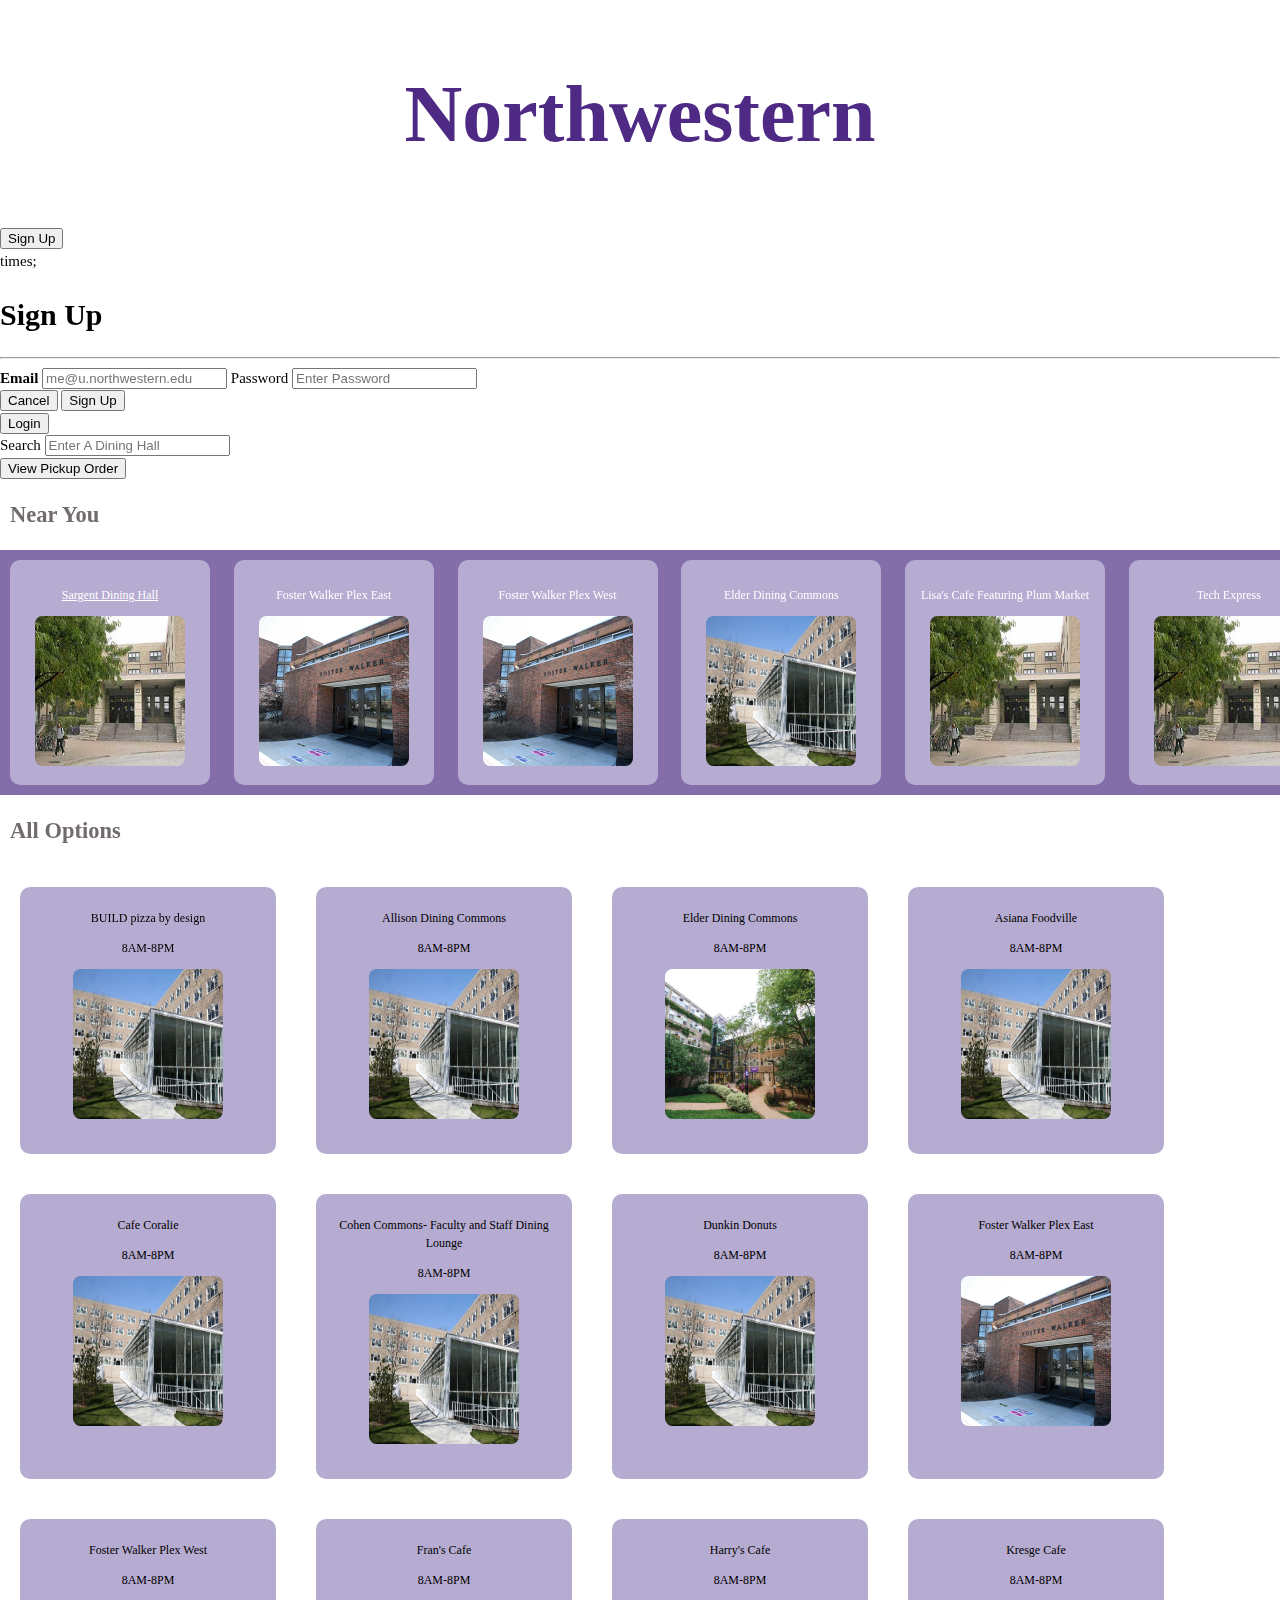
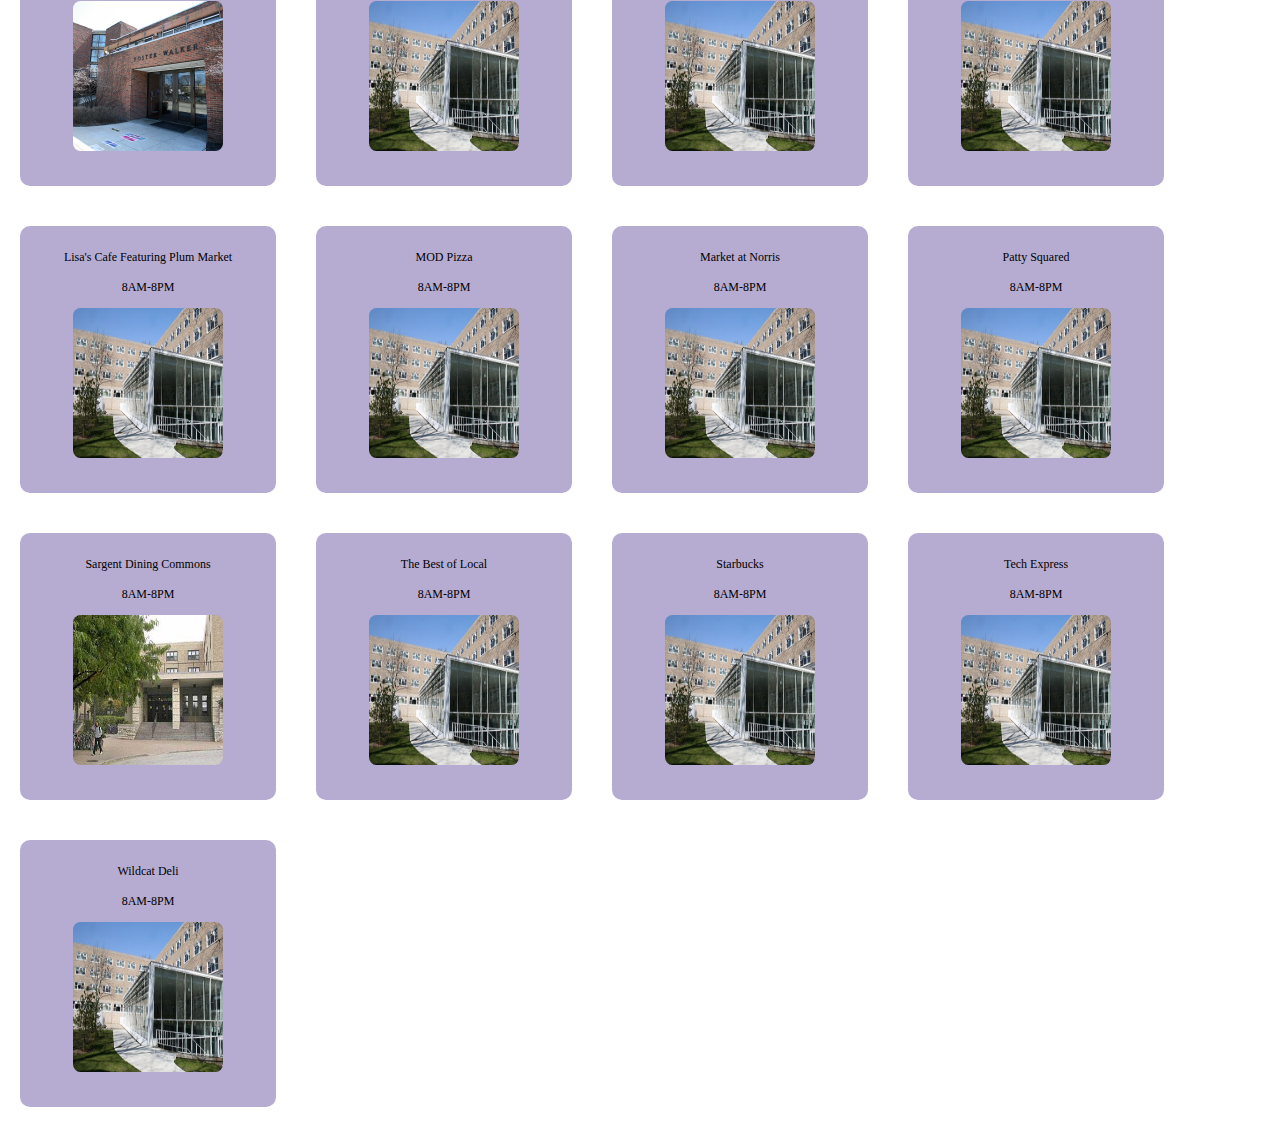
<file: Final/index.html>
<!DOCTYPE html>
<html lang="en" >
<head>
  <meta charset="UTF-8">
  <title>Northwestern Online Ordering Application</title>
  <link rel="stylesheet" href="css/indexstyle.css">
  <meta name="viewport" content="width=device-width, initial-scale=1.0">
  <meta name="description" content="An online ordering application
  for Northwestern Dining halls.">
  <!--you can use meta to create an homescreen phone icon -->
</head>
<body>
  <!-- partial:index.partial.html -->
  <!-- https://css-tricks.com/snippets/css/complete-guide-grid/ -->
  <header>
       <!-- University Header -->
       <section class="header1">
        <h1>Northwestern</h1>
       </section>

    <div class="userinformation">
        <!--Button to open the modal-->
        <button onclick="document.getElementById('id01').style.display='block'">
           Sign Up</button>

        <div id="id01" class = "modal">
          <span onclick="document.getElementById('id01').style.display='none'"
          class = "close" title= "Close Modal"> times;</span>
          <form class="modal-content" action="/action_page.php"> <!--create this page?-->
            <div class = "modal-container">
              <h1> Sign Up</h1>
              <hr>
              <label for = "email"> <b> Email</b></label>
              <input name= "email" type="text"
              placeholder="me@u.northwestern.edu" required>

              <label for= "password"<b>Password</b></label>
              <input name="password" type= "password"
              placeholder="Enter Password" required>

              <div class ="clearfix">
                <button type = "button"
                onclick="document.getElementById('id01').style.display='none'"
                class="cancelbutton">Cancel</button>
                <button type ="submit" class="signup"> Sign Up</button>
              </div>
            </div>
          </form>
        </div>

        <button> Login </button>
    </div>

     <!-- Navigation -->
       <nav>
         <form>
           <!-- Search -->
         <label for="search"> Search </label>
         <input id = "search" name = "search"
                type="search" placeholder="Enter A Dining Hall">

        </form>
    <!-- Linking Pickup Order page -->
        <a href="pickuporder.html"><button> View Pickup Order </button></a>
       </nav>
   </header>

  <main>
      <section class="section1">
         <!-- Near you menu -->
         <header class="header2">
            <h2>Near You</h2>
         </header>

         <div class="scrollmenu">

           <a href="indexsargent.html"
             <article class="card">
               <p> Sargent Dining Hall</p>
               <img src='images/133.jpg'/>
             </article>
            </a>

           <article class="card">
             <p>Foster Walker Plex East</p>
             <img src='images/foster-walker.jpg'/>
           </article>

           <article class="card">
             <p>Foster Walker Plex West</p>
             <img src='images/foster-walker.jpg'/>
           </article>

           <article class="card">
             <p> Elder Dining Commons</p>
             <img src='images/allisonhall0209.jpg'/>
           </article>

           <article class="card">
             <p> Lisa's Cafe Featuring Plum Market</p>
             <img src='images/133.jpg'/>
           </article>

           <article class="card">
             <p>Tech Express</p>
             <img src='images/133.jpg'/>
           </article>

         </div>
     </section>

    <section class="section2">
       <!-- All Options Header -->
       <header class="header3">
          <h2>All Options</h2>
       </header>

      <div class="container">

        <!-- card 1 -->
        <article class="card">
           <div class="cardinfo">
             <p>BUILD pizza by design</p>
             <p>8AM-8PM</p>
           </div>
           <div class='cardimage'>
             <img src='images/allisonhall0209.jpg'/>
           </div>
        </article>

         <!-- card 2 -->
         <article class="card">
            <div class="cardinfo">
              <p>Allison Dining Commons</p>
              <p>8AM-8PM</p>
            </div>
            <div class='cardimage'>
              <img src='images/allisonhall0209.jpg'/>
            </div>
         </article>

         <!-- card 3 -->
         <article class="card">
           <div class="cardinfo">
             <p>Elder Dining Commons</p>
             <p>8AM-8PM</p>
           </div>
            <div class='cardimage'>
              <img src='images/ELDER_JeffreyWang_WEB-900x600.jpg'/>
            </div>
         </article>

         <!-- card 4 -->
         <article class="card">
           <div class="cardinfo">
             <p>Asiana Foodville</p>
             <p>8AM-8PM</p>
           </div>
            <div class='cardimage'>
              <img src='images/allisonhall0209.jpg'/>
            </div>
         </article>

         <!-- card 5 -->
         <article class="card">
           <div class="cardinfo">
             <p>Cafe Coralie</p>
             <p>8AM-8PM</p>
           </div>
            <div class='cardimage'>
              <img src='images/allisonhall0209.jpg'/>
            </div>
         </article>

         <!-- card 6 -->
         <article class="card">
           <div class="cardinfo">
             <p>Cohen Commons- Faculty and Staff Dining Lounge</p>
             <p>8AM-8PM</p>
           </div>
            <div class='cardimage'>
              <img src='images/allisonhall0209.jpg'/>
            </div>
         </article>

         <!-- card 7 -->
         <article class="card">
           <div class="cardinfo">
             <p>Dunkin Donuts</p>
             <p>8AM-8PM</p>
           </div>
            <div class='cardimage'>
              <img src='images/allisonhall0209.jpg'/>
            </div>
         </article>

         <!-- card 8 -->
         <article class="card">
           <div class="cardinfo">
             <p>Foster Walker Plex East</p>
             <p>8AM-8PM</p>
           </div>
            <div class='cardimage'>
              <img src='images/foster-walker.jpg'/>
            </div>
         </article>

         <!-- card 9 -->
         <article class="card">
           <div class="cardinfo">
             <p>Foster Walker Plex West</p>
             <p>8AM-8PM</p>
           </div>
            <div class='cardimage'>
              <img src='images/foster-walker.jpg'/>
            </div>
         </article>

         <!-- card 10 -->
         <article class="card">
           <div class="cardinfo">
             <p>Fran's Cafe</p>
             <p>8AM-8PM</p>
           </div>
            <div class='cardimage'>
              <img src='images/allisonhall0209.jpg'/>
            </div>
         </article>

         <!-- card 11 -->
         <article class="card">
           <div class="cardinfo">
             <p>Harry's Cafe</p>
             <p>8AM-8PM</p>
           </div>
            <div class='cardimage'>
              <img src='images/allisonhall0209.jpg'/>
            </div>
         </article>

         <!-- card 12 -->
         <article class="card">
           <div class="cardinfo">
             <p>Kresge Cafe</p>
             <p>8AM-8PM</p>
           </div>
            <div class='cardimage'>
              <img src='images/allisonhall0209.jpg'/>
            </div>
         </article>

         <!-- card 13 -->
         <article class="card">
           <div class="cardinfo">
             <p>Lisa's Cafe Featuring Plum Market</p>
             <p>8AM-8PM</p>
           </div>
            <div class='cardimage'>
              <img src='images/allisonhall0209.jpg'/>
            </div>
         </article>

         <!-- card 14 -->
         <article class="card">
           <div class="cardinfo">
             <p>MOD Pizza</p>
             <p>8AM-8PM</p>
           </div>
            <div class='cardimage'>
              <img src='images/allisonhall0209.jpg'/>
            </div>
         </article>

         <!-- card 15 -->
         <article class="card">
           <div class="cardinfo">
             <p>Market at Norris</p>
             <p>8AM-8PM</p>
           </div>
            <div class='cardimage'>
              <img src='images/allisonhall0209.jpg'/>
            </div>
         </article>

         <!-- card 16 -->
         <article class="card">
           <div class="cardinfo">
             <p>Patty Squared</p>
             <p>8AM-8PM</p>
           </div>
            <div class='cardimage'>
              <img src='images/allisonhall0209.jpg'/>
            </div>
         </article>

         <!-- card 17 -->
         <article class="card">
           <div class="cardinfo">
             <p>Sargent Dining Commons</p>
             <p>8AM-8PM</p>
           </div>
            <div class='cardimage'>
              <img src='images/133.jpg'/>
            </div>
         </article>

         <!-- card 18 -->
         <article class="card">
           <div class="cardinfo">
             <p>The Best of Local</p>
             <p>8AM-8PM</p>
           </div>
            <div class='cardimage'>
              <img src='images/allisonhall0209.jpg'/>
            </div>
         </article>

         <!-- card 19 -->
         <article class="card">
           <div class="cardinfo">
             <p>Starbucks</p>
             <p>8AM-8PM</p>
           </div>
            <div class='cardimage'>
              <img src='images/allisonhall0209.jpg'/>
            </div>
         </article>

         <!-- card 20 -->
         <article class="card">
           <div class="cardinfo">
             <p>Tech Express</p>
             <p>8AM-8PM</p>
           </div>
            <div class='cardimage'>
              <img src='images/allisonhall0209.jpg'/>
            </div>
         </article>

         <!-- card 21 -->
         <article class="card">
           <div class="cardinfo">
             <p>Wildcat Deli</p>
             <p>8AM-8PM</p>
           </div>
            <div class='cardimage'>
              <img src='images/allisonhall0209.jpg'/>
            </div>
         </article>
      </div>
    </section>
  </main>

</body>

</html>
</file>
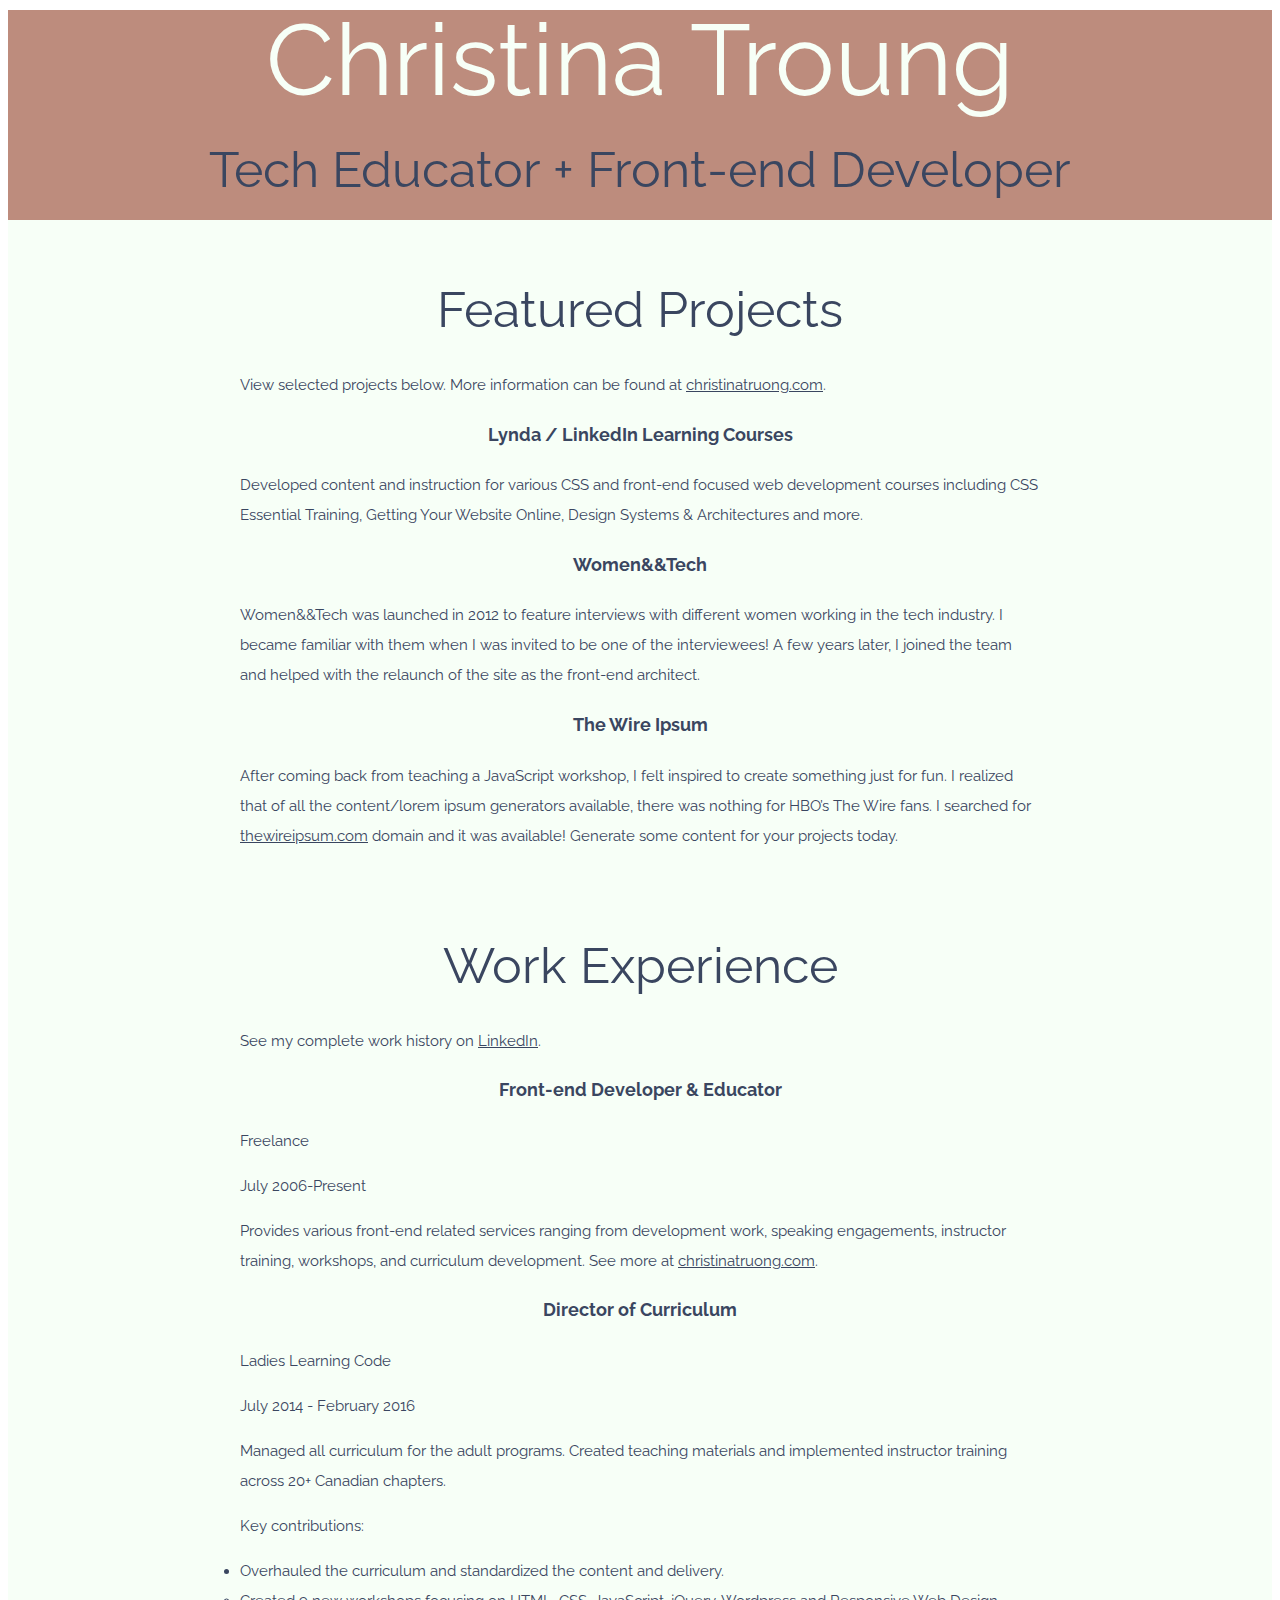
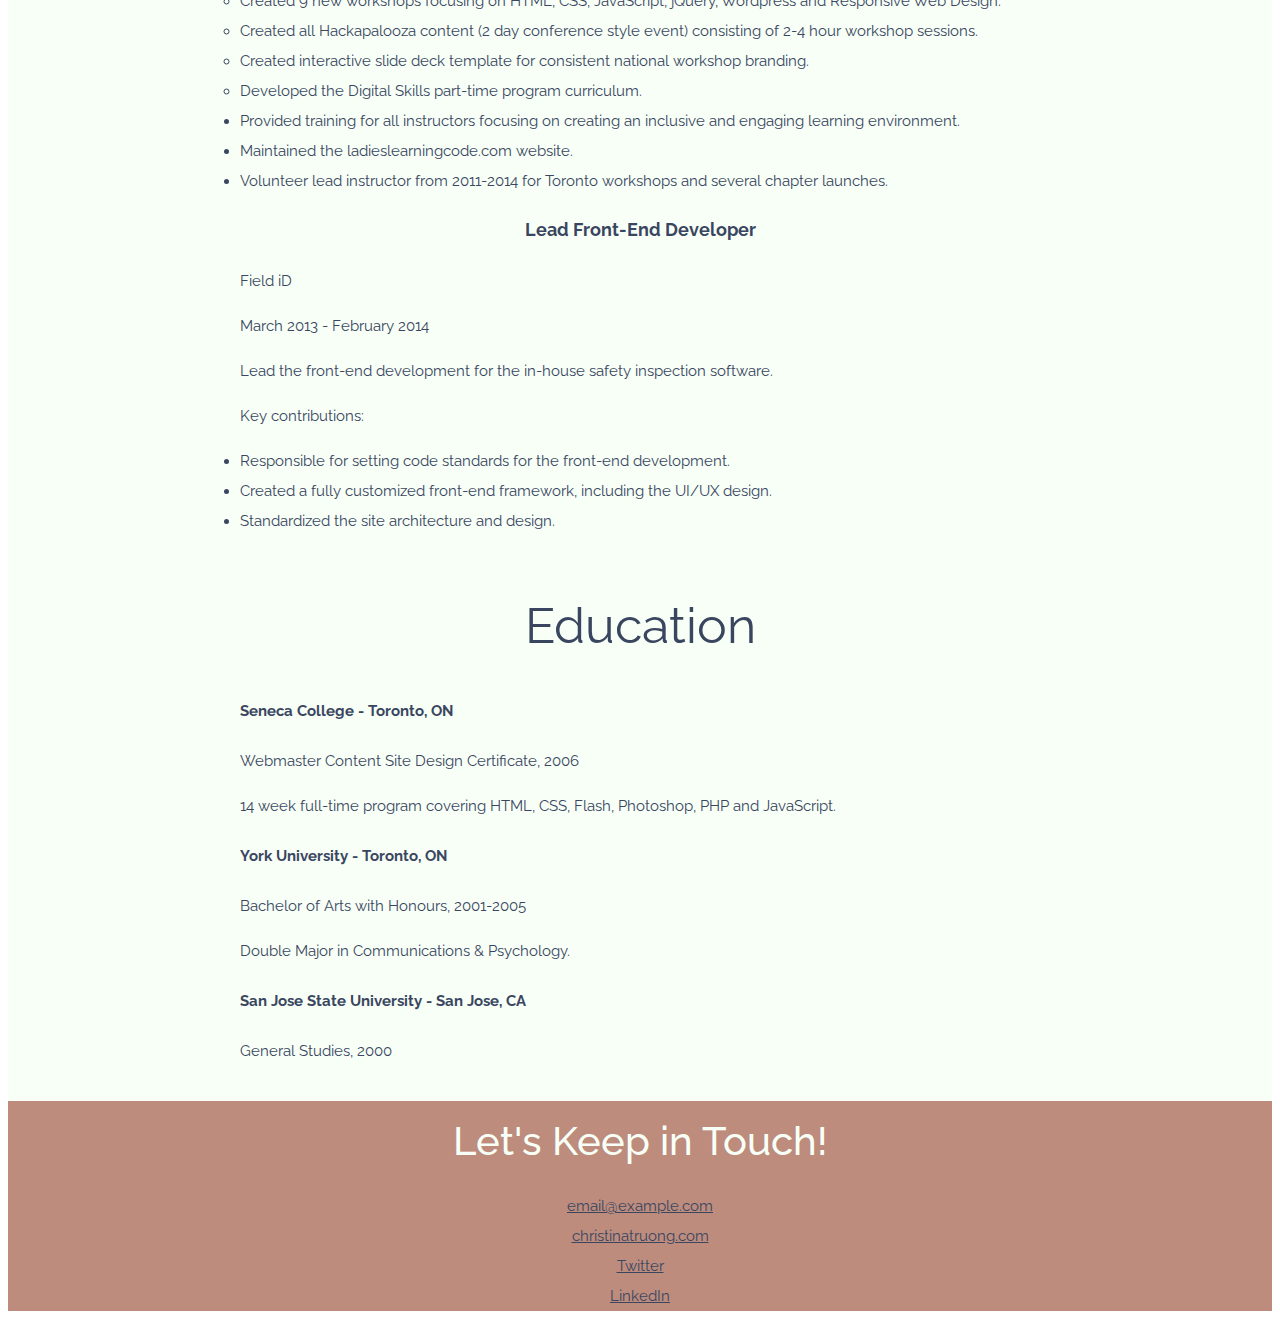
<file: homework1/index.html>
<!DOCTYPE html>
<html lang="en">
  <head>
    <meta charset="UTF-8">
    <meta name="viewport" content="width=device-width, initial-scale=1.0">
    <title>Christina Truong, Tech Educator + Front-end Developer</title>
    <link href="https://fonts.googleapis.com/css2?family=Raleway:ital,wght@0,500;1,200;1,300&display=swap" rel="stylesheet">
    <link rel="stylesheet" href="css/styles.css">
  </head>
  <body>
    <main>
      <!-- ***************  ABOUT / PROFILE  **************** -->
      <header>
        <div class="info">
          <h1>Christina Troung</h1>
          <h2>Tech Educator + Front-end Developer</h2>

        </div>
      </header>

      <!-- ************ PROJECTS / PORTFOLIO  ************** -->
      <section class="featured-projects">
        <div>
          <h2>Featured Projects</h2>
          <p1>View selected projects below. More information can be found at <a href="http://christinatruong.com">christinatruong.com</a>.</p1>

          <!-- Project 1 -->
          <section class= "project">
            <h3>Lynda / LinkedIn Learning Courses</h3>
            <p>Developed content and instruction for various CSS and front-end focused web development courses including CSS Essential Training, Getting Your Website Online, Design Systems & Architectures and more.</p>
          </section>

          <!-- Project 2 -->
          <section class= "project">
            <h3>Women&&Tech</h3>
            <p>Women&&Tech was launched in 2012 to feature interviews with different women working in the tech industry. I became familiar with them when I was invited to be one of the interviewees! A few years later, I joined the team and helped with the relaunch of the site as the front-end architect.</p>
          </section>

          <!-- Project 3 -->
          <section class= "project">
            <h3>The Wire Ipsum</h3>
            <p>After coming back from teaching a JavaScript workshop, I felt inspired to create something just for fun. I realized that of all the content/lorem ipsum generators available, there was nothing for HBO’s The Wire fans. I searched for <a href="http://thewireipsum.com" target="_blank">thewireipsum.com</a> domain and it was available! Generate some content for your projects today.</p>
          </section>
        </div>
      </section>

      <!-- ****************  WORK EXPERIENCE  ******************** -->
      <section class = "work-experience">
        <div>
          <h2>Work Experience</h2>
          <p1>See my complete work history on <a href="https://www.linkedin.com/in/christinatruong/">LinkedIn</a>.</p1>

          <!-- Job 1 -->
          <section class= "work">
            <div>
              <h3>Front-end Developer & Educator</h3>
              <p>Freelance</p>
              <p>July 2006-Present</p>
            </div>
            <div>
              <p>Provides various front-end related services ranging from development work, speaking engagements, instructor training, workshops, and curriculum development. See more at  <a href="http://christinatruong.com">christinatruong.com</a>.</p>
            </div>
          </section>

          <!-- Job 2 -->
          <section class= "work">
            <div>
              <h3>Director of Curriculum</h3>
              <p>Ladies Learning Code</p>
              <p>July 2014 - February 2016</p>
            </div>
            <div>
              <p>Managed all curriculum for the adult programs. Created teaching materials and implemented instructor training across 20+ Canadian chapters.</p>
              <p>Key contributions:</p>
              <ul>
                <li>Overhauled the curriculum and standardized the content and delivery.
                  <ul>
                    <li>Created 9 new workshops focusing on HTML, CSS, JavaScript, jQuery, Wordpress and Responsive Web Design.</li>
                    <li>Created all Hackapalooza content (2 day conference style event) consisting of 2-4 hour workshop sessions.</li>
                    <li>Created interactive slide deck template for consistent national workshop branding.</li>
                    <li>Developed the Digital Skills part-time program curriculum.</li>
                  </ul>
                </li>
                <li>Provided training for all instructors focusing on creating an inclusive and engaging learning environment.</li>
                <li>Maintained the ladieslearningcode.com website.</li>
                <li>Volunteer lead instructor from 2011-2014 for Toronto workshops and several chapter launches.</li>
              </ul>
            </div>
          </section>

          <!-- Job 3 -->
          <section class= "work">
            <div>
              <h3>Lead Front-End Developer</h3>
              <p>Field iD</p>
              <p>March 2013 - February 2014</p>
            </div>
            <div>
              <p>Lead the front-end development for the in-house safety inspection software.</p>
              <p>Key contributions:</p>
              <ul>
                <li>Responsible for setting code standards for the front-end development.</li>
                <li>Created a fully customized front-end framework, including the UI/UX design.</li>
                <li>Standardized the site architecture and design.</li>
              </ul>
            </div>
          </section>
        </div>
      </section>

      <!-- *************  EDUCATION & CERTIFICATIONS *********** -->
      <section class= "education">
        <div>
          <h2>Education</h2>

          <section class= "education-details">
            <h4>Seneca College - Toronto, ON</h3>
            <p>Webmaster Content Site Design Certificate, 2006</p>
            <p>14 week full-time program covering HTML, CSS, Flash, Photoshop, PHP and JavaScript.</p>
          </section>

          <section class= "education-details">
            <h4>York University - Toronto, ON</h3>
            <p>Bachelor of Arts with Honours, 2001-2005</p>
            <p>Double Major in Communications & Psychology.</p>
          </section>

          <section class= "education-details">
            <h4>San Jose State University - San Jose, CA</h3>
            <p>General Studies, 2000</p>
          </section>
        </div>
      </section>

      <!-- ************  CONTACT INFO / SOCIAL MEDIA  ************ -->
      <footer>
        <div>
          <h5>Let's Keep in Touch!</h5>

          <!-- Social media and contact links. Add or remove any networks. -->
          <ul class="links">
            <li><a href="mailto:email@example.com">email@example.com</a></li>
            <li><a href="http://christinatruong.com" target="_blank">christinatruong.com</a></li>
            <li><a href="http://twitter.com/christinatruong" target="_blank">Twitter</a></li>
            <li><a href="#" target="_blank">LinkedIn</a></li>
          </ul>
        </div>
      </footer>
    </main>
  </body>
</html>
</file>
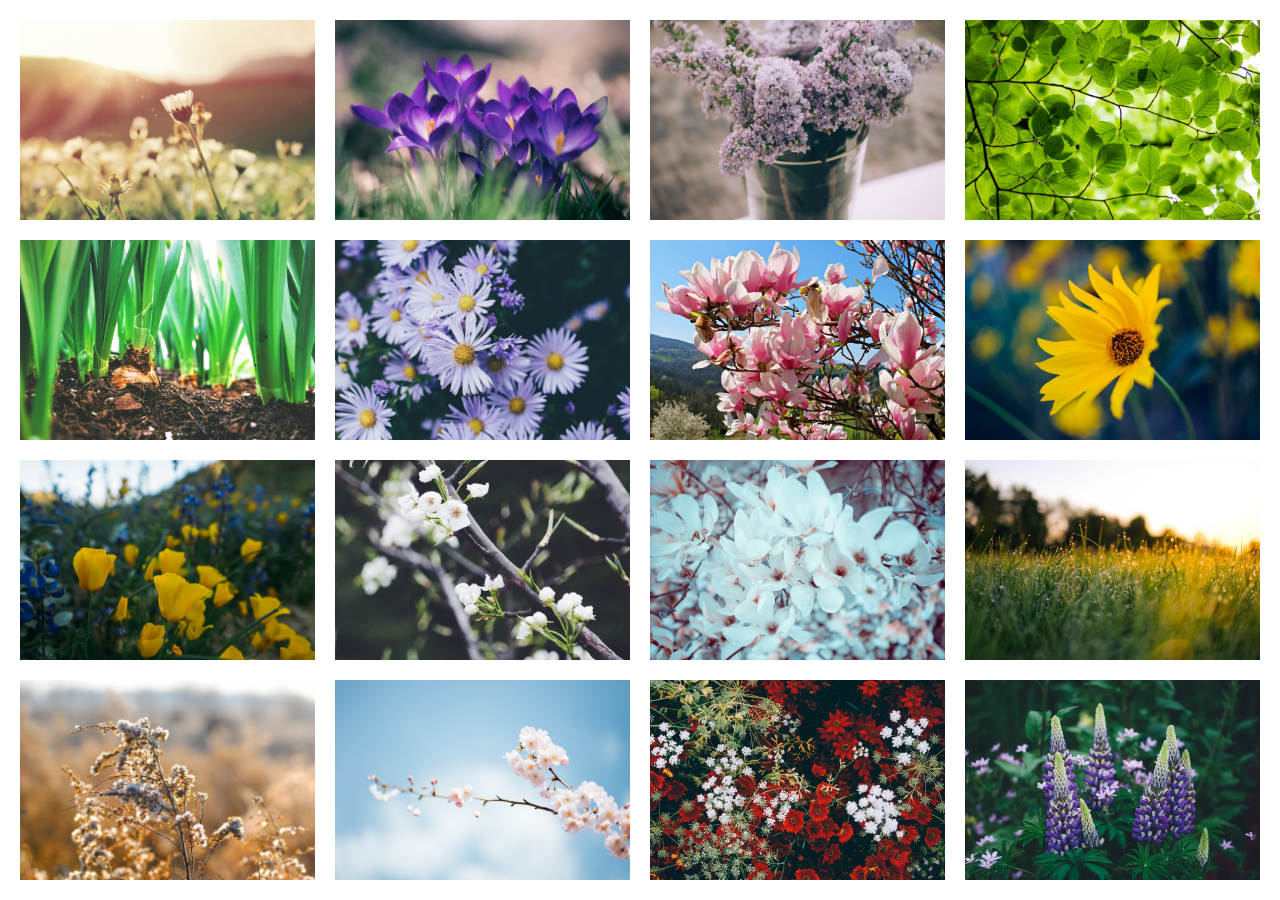
<file: homework3/index.html>
<!DOCTYPE html>
<html lang="en" dir="ltr">
    <head>
        <meta charset="utf-8">
        <title>Image Gallery</title>
        <link rel="stylesheet" href="css/gallery.css">
        <link rel="stylesheet" href="css/carousel.css">
        <meta name="viewport" content="width=device-width, initial-scale=1.0">

    </head>
    <body>
        <main>
            <section class="cards">
                <div class="card" style="background-image:url('images/field1.jpg')"></div>
                <div class="card" style="background-image:url('images/purple.jpg')"></div>
                <div class="card" style="background-image:url('images/jar.jpg')"></div>
                <div class="card" style="background-image:url('images/green.jpg')"></div>
                <div class="card" style="background-image:url('images/green1.jpg')"></div>
                <div class="card" style="background-image:url('images/purple1.jpg')"></div>
                <div class="card" style="background-image:url('images/magnolias.jpg')"></div>
                <div class="card" style="background-image:url('images/daisy1.jpg')"></div>
                <div class="card" style="background-image:url('images/poppies.jpg')"></div>
                <div class="card" style="background-image:url('images/dogwoods.jpg')"></div>
                <div class="card" style="background-image:url('images/blossom.jpg')"></div>
                <div class="card" style="background-image:url('images/field3.jpg')"></div>
                <div class="card" style="background-image:url('images/field4.jpg')"></div>
                <div class="card" style="background-image:url('images/branch.jpg')"></div>
                <div class="card" style="background-image:url('images/red.jpg')"></div>
                <div class="card" style="background-image:url('images/purple2.jpg')"></div>
            </section>

            <!-- preview panel -->
            <section class="preview">
                <div class="featured_image"></div>
                <button class="close" id="close">&times;</button>
                <button class="prev" id="prev">&lsaquo;</button>
                <button class="next" id="next">&rsaquo;</button>
            </section>
            <!-- end preview panel -->

        </main>
        <script type="text/javascript" src="js/index.js"></script>
    </body>
</html>
</file>
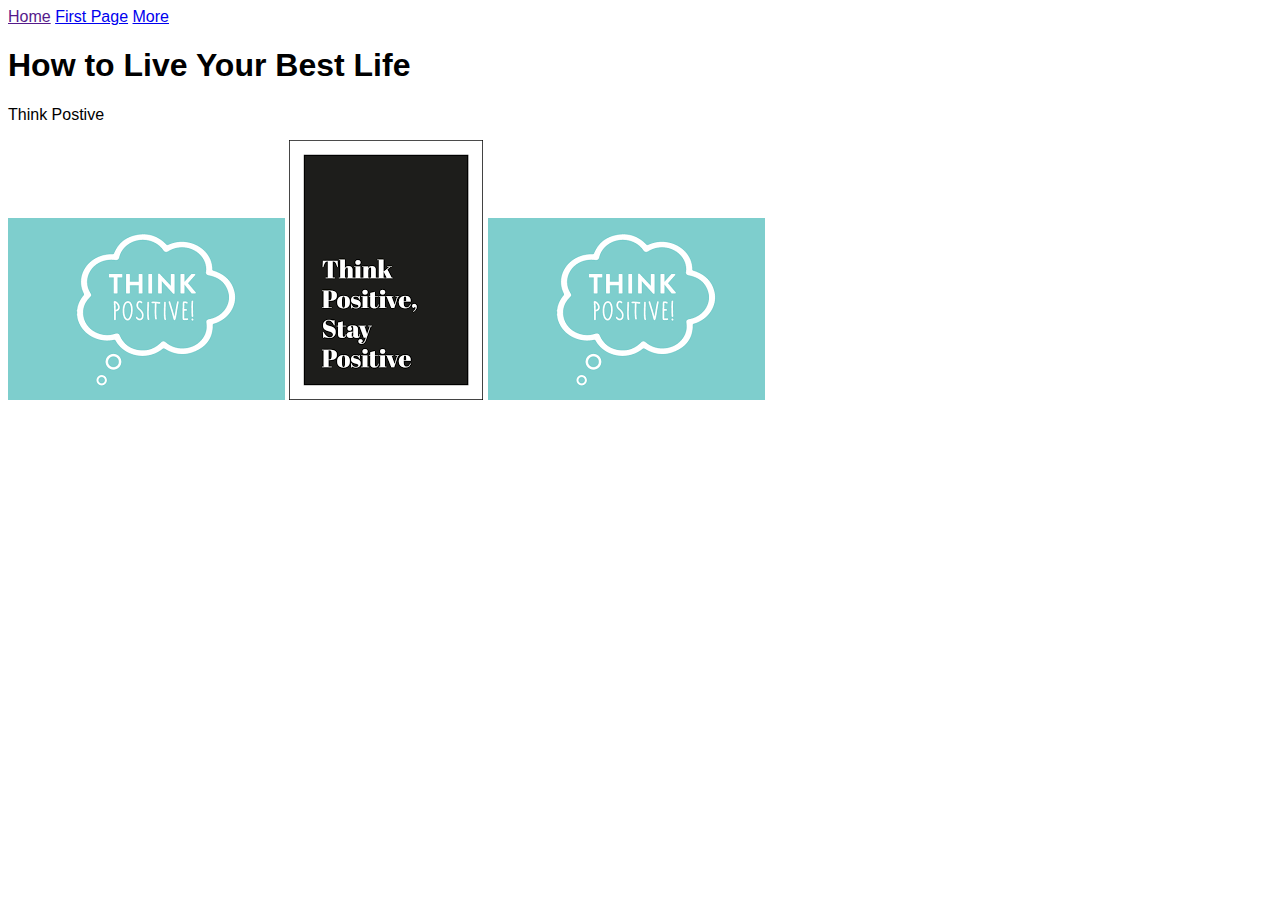
<file: tutorial01/index.html>
<!DOCTYPE html>
<html lang="en">
   <head>
        <!-- stylesheets and metadata go here -->
       <title>Page 2</title>
       <link rel="stylesheet" href="style.css">
   </head>
   <body>
       <!-- HTML content tags go here -->
       <div>
         <a href="">Home</a>
         <a href="page2.html">First Page</a>
         <a target="_blank" href="https://www.healthline.com/health/how-to-think-positive">More</a>
      <div>
       <h1>How to Live Your Best Life</h1>
       <p>Think Postive</p>
       <img src="[data-uri]"/>
       <img src='[data-uri]'/>
       <img src='download.png'/>
       <iframe width="640" height="360" src="https://www.youtube.com/embed/GtJ5ColgEm4" frameborder="0" allow="accelerometer; autoplay; encrypted-media; gyroscope; picture-in-picture" allowfullscreen></iframe>



   </body>
</html>
</file>
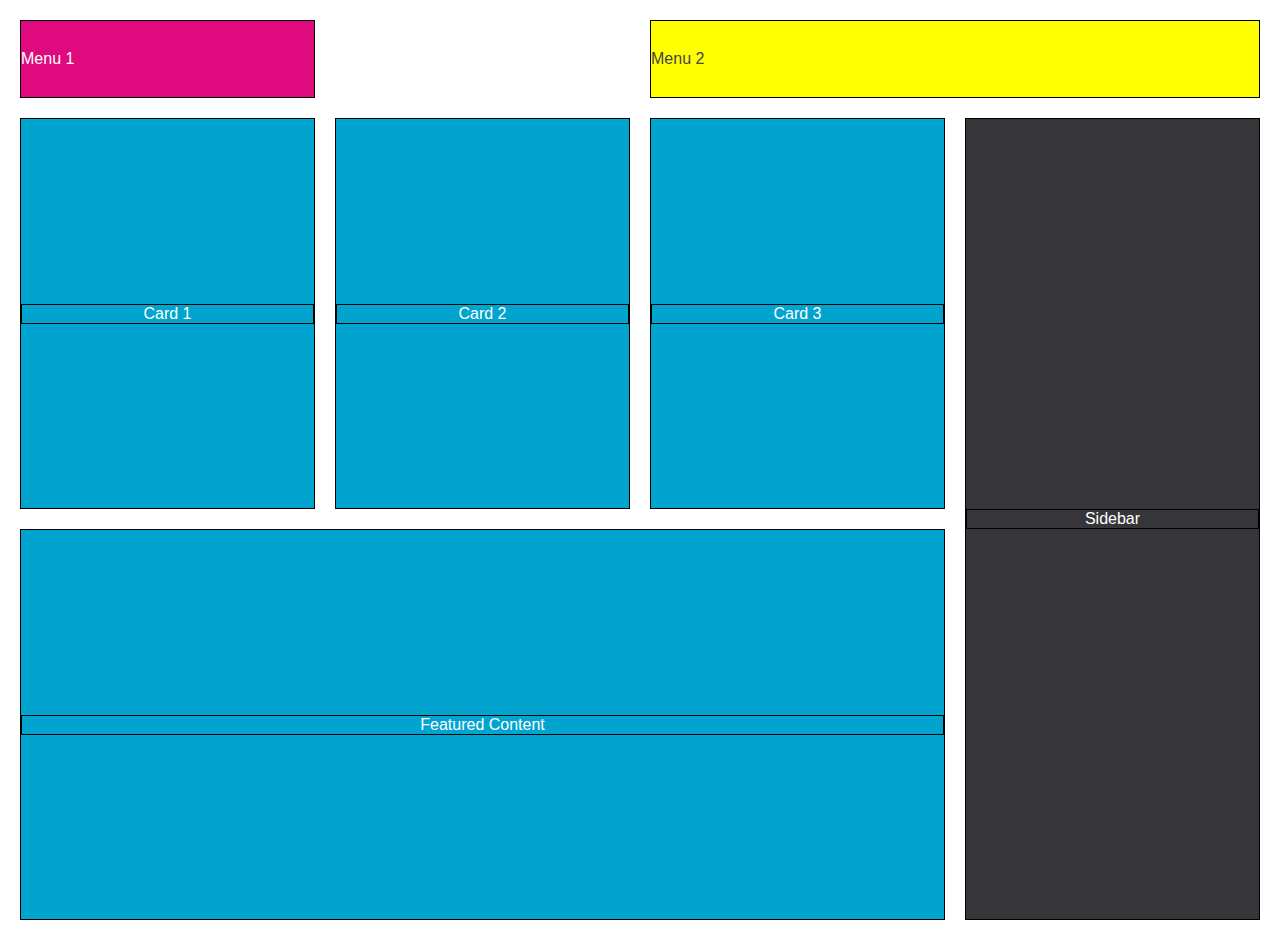
<file: tutorial03/index.html>
<!DOCTYPE html>
<html lang="en" >
<head>
  <meta charset="UTF-8">
  <title>Tutorial 03</title>
  <link rel="stylesheet" href="./style.css">
  <meta name="viewport" content="width=device-width, initial-scale=1.0">

</head>
<body>
<!-- partial:index.partial.html -->
<!-- https://css-tricks.com/snippets/css/complete-guide-grid/ -->
<div class="container">
   <!-- left menu -->
   <section class="menu1">
      <div>Menu 1</div>
   </section>
   
   <!-- right menu -->
   <section class="menu2">
      <div>Menu 2</div>
   </section>

   <!-- card 1 -->
   <article class="card1">
      <section>Card 1</section>
   </article>

   <!-- card 2 -->
   <article class="card2">
      <section>Card 2</section>
   </article>

   <!-- card 3 -->
   <article class="card3">
      <section>Card 3</section>
   </article>
   
   <!-- main content on bottom -->
   <main class="main">
      <section>Featured Content</section>
   </main>
   
   <!-- right navigation bar -->
   <aside class="aside">
      <section>Sidebar</section>
   </aside>
</div>
<!-- partial -->
  
</body>
</html>
</file>
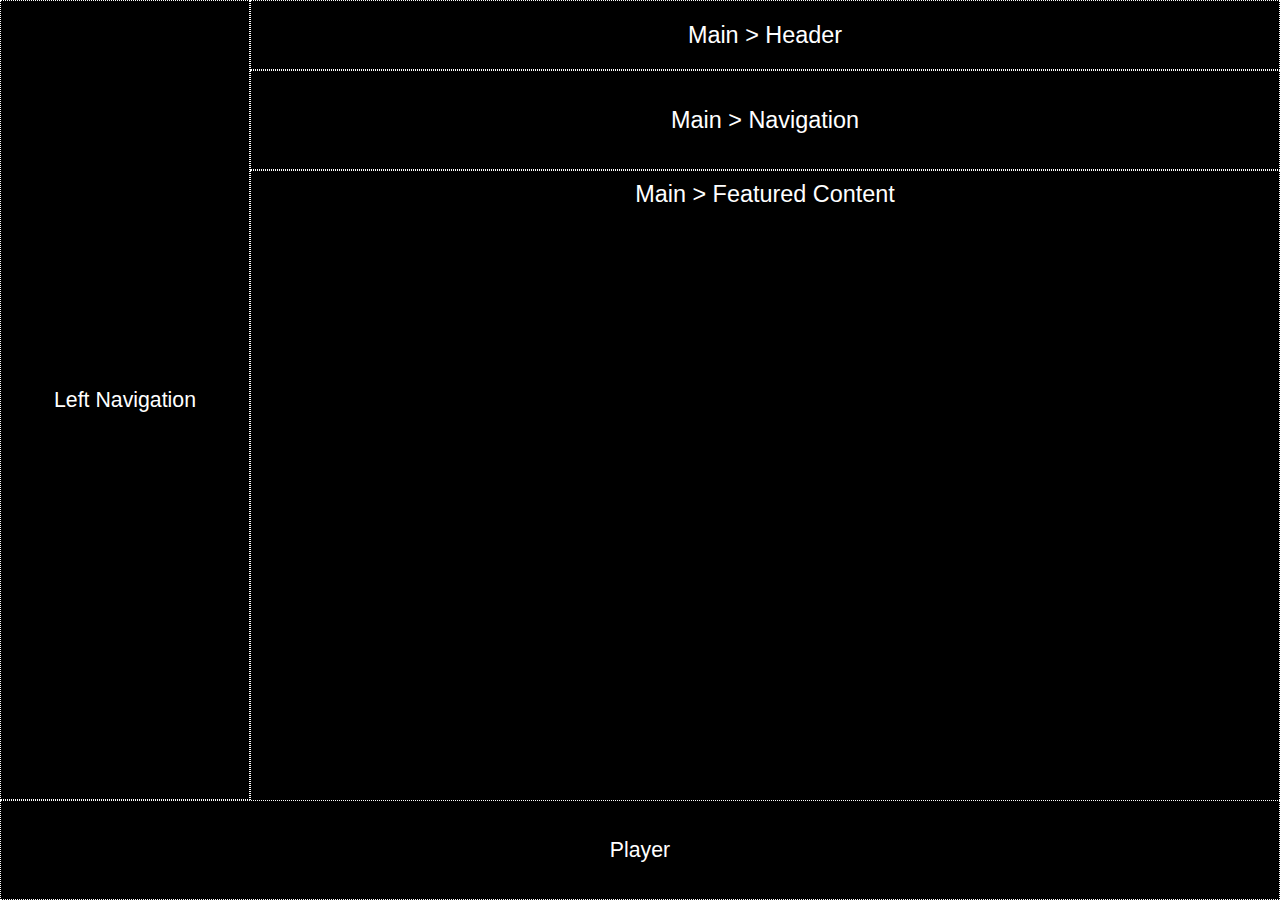
<file: homework2/01_cssgrid/index.html>
<html>
    <head>
        <title>Spotify Player</title>
        <link rel="stylesheet" href="layout.css">
        <meta name="viewport" content="width=device-width, initial-scale=1.0">
    </head>
    <body id="container">
        <aside id="sidebar">
            Left Navigation
        </aside>
        <main>
            <header>
                Main > Header
            </header>
            <nav>
                Main > Navigation
            </nav>
            <section id="featured-content">
                Main > Featured Content
            </section>
        </main>
        <footer>
            Player
        </footer>
    </body>
</html>
</file>
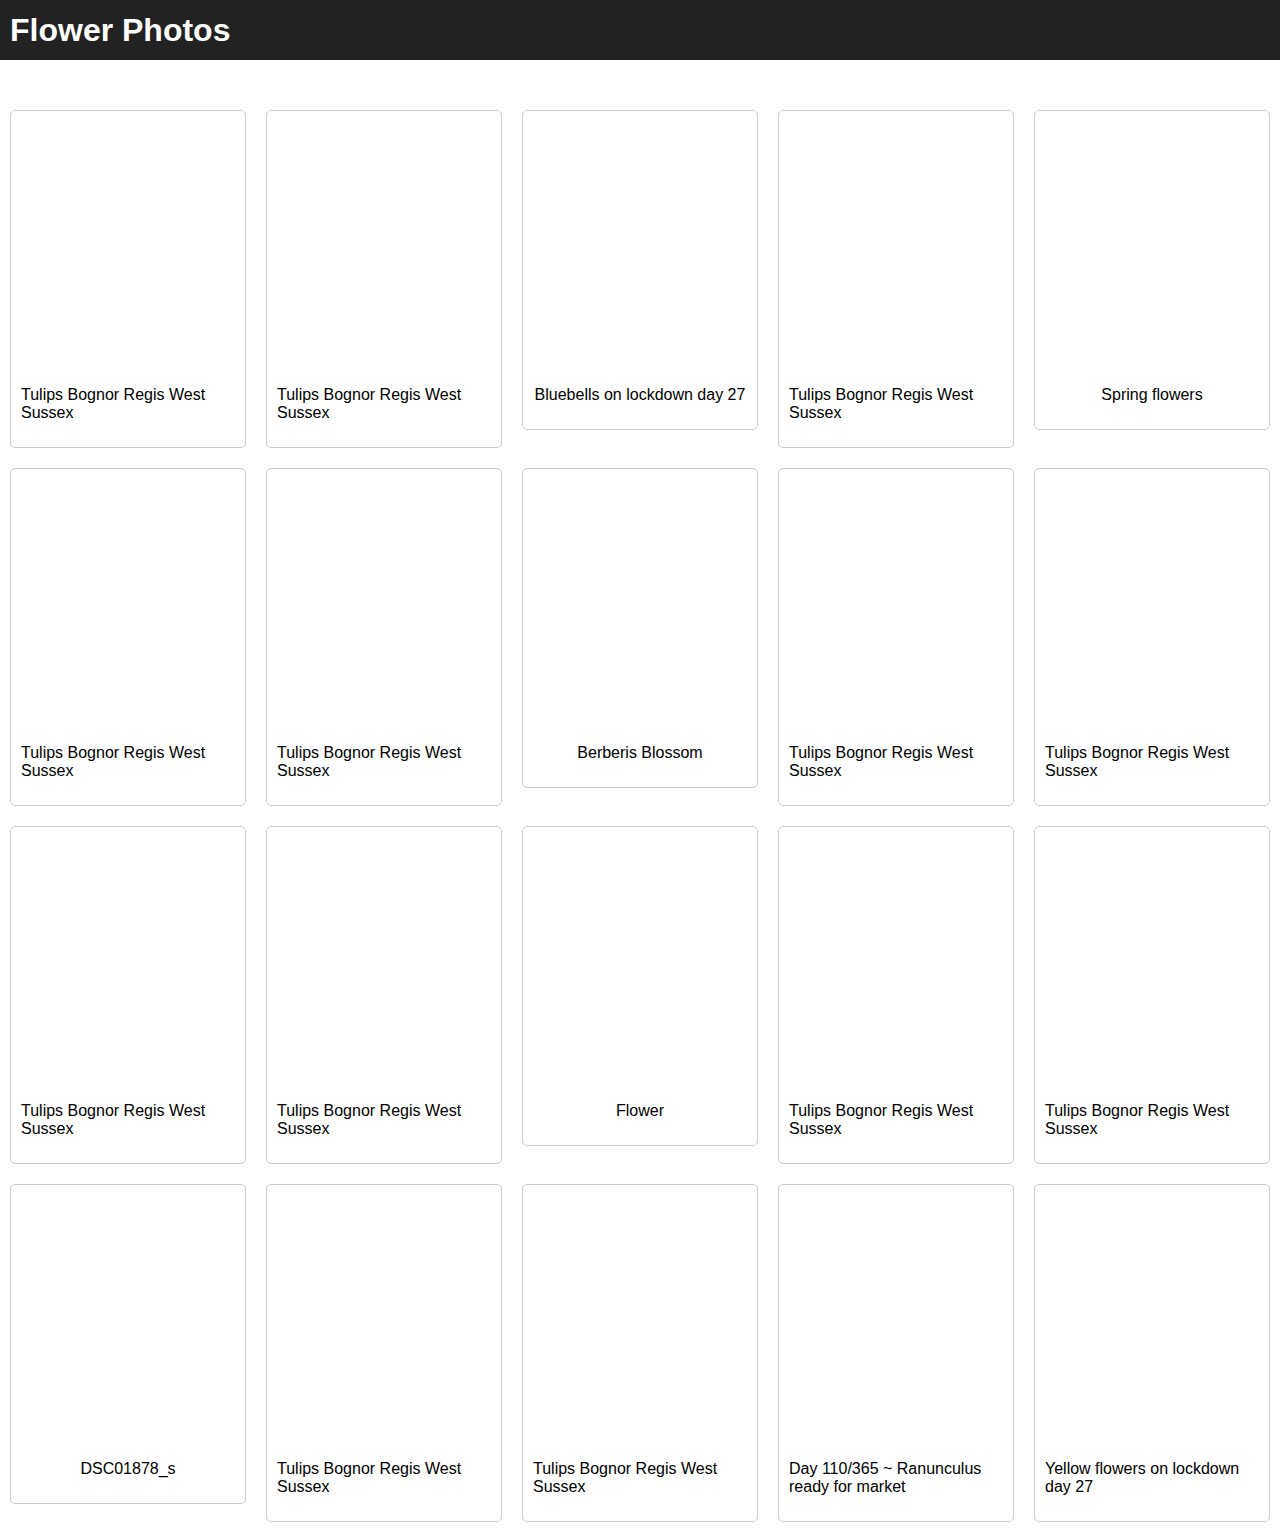
<file: homework2/02_flexbox/index.html>
<!DOCTYPE html>
<html lang="en" dir="ltr">
    <head>
        <meta charset="utf-8">
        <title>Image Gallery</title>
        <link rel="stylesheet" href="css/gallery.css">
        <meta name="viewport" content="width=device-width, initial-scale=1.0">
    </head>
    <body>
        <nav>
            <h1>Flower Photos</h1>
        </nav>
        <main class="content">
          <section class="cards">
            <section class="card">
                <div>
                    <div class="image-div" style="background-image: url('https://live.staticflickr.com/65535/49793205651_aced6f4866_b.jpg');"></div>
                    <div class="caption">Tulips Bognor Regis West Sussex</div>
                </div>
            </section>
            <section class="card">
                <div>
                    <div class="image-div" style="background-image: url('https://live.staticflickr.com/65535/49792659933_cc861d50b7_b.jpg');"></div>
                    <div class="caption">Tulips Bognor Regis West Sussex</div>
                </div>
            </section>
            <section class="card">
                <div>
                    <div class="image-div" style="background-image: url('https://live.staticflickr.com/65535/49792658778_ab3b1df5d1_b.jpg');"></div>
                    <div class="caption">Bluebells on lockdown day 27</div>
                </div>
            </section>
            <section class="card">
                <div>
                    <div class="image-div" style="background-image: url('https://live.staticflickr.com/65535/49792664528_f16513baec_b.jpg');"></div>
                    <div class="caption">Tulips Bognor Regis West Sussex</div>
                </div>
            </section>
            <section class="card">
                <div>
                    <div class="image-div" style="background-image: url('https://live.staticflickr.com/65535/49792676878_a659a56919_b.jpg');"></div>
                    <div class="caption">Spring flowers</div>
                </div>
            </section>
            <section class="card">
                <div>
                    <div class="image-div" style="background-image: url('https://live.staticflickr.com/65535/49793511297_b7967599c7_b.jpg');"></div>
                    <div class="caption">Tulips Bognor Regis West Sussex</div>
                </div>
            </section>
            <section class="card">
                <div>
                    <div class="image-div" style="background-image: url('https://live.staticflickr.com/65535/49792660018_34abca7618_b.jpg');"></div>
                    <div class="caption">Tulips Bognor Regis West Sussex</div>
                </div>
            </section>
            <section class="card">
                <div>
                    <div class="image-div" style="background-image: url('https://live.staticflickr.com/65535/49792629178_64acac5148_b.jpg');"></div>
                    <div class="caption">Berberis Blossom</div>
                </div>
            </section>
            <section class="card">
                <div>
                    <div class="image-div" style="background-image: url('https://live.staticflickr.com/65535/49793207236_51aa1f4269_b.jpg');"></div>
                    <div class="caption">Tulips Bognor Regis West Sussex</div>
                </div>
            </section>
            <section class="card">
                <div>
                    <div class="image-div" style="background-image: url('https://live.staticflickr.com/65535/49793219056_f2c5bb8621_b.jpg');"></div>
                    <div class="caption">Tulips Bognor Regis West Sussex</div>
                </div>
            </section>
            <section class="card">
                <div>
                    <div class="image-div" style="background-image: url('https://live.staticflickr.com/65535/49792658033_c9a55ebf42_b.jpg');"></div>
                    <div class="caption">Tulips Bognor Regis West Sussex</div>
                </div>
            </section>
            <section class="card">
                <div>
                    <div class="image-div" style="background-image: url('https://live.staticflickr.com/65535/49792660448_cd43d556df_b.jpg');"></div>
                    <div class="caption">Tulips Bognor Regis West Sussex</div>
                </div>
            </section>
            <section class="card">
                <div>
                    <div class="image-div" style="background-image: url('https://live.staticflickr.com/65535/49793209166_5b8a0ae5c6_b.jpg');"></div>
                    <div class="caption">Flower</div>
                </div>
            </section>
            <section class="card">
                <div>
                    <div class="image-div" style="background-image: url('https://live.staticflickr.com/65535/49793208726_f0ac1e6b81_b.jpg');"></div>
                    <div class="caption">Tulips Bognor Regis West Sussex</div>
                </div>
            </section>
            <section class="card">
                <div>
                    <div class="image-div" style="background-image: url('https://live.staticflickr.com/65535/49793523157_2e88b562aa_b.jpg');"></div>
                    <div class="caption">Tulips Bognor Regis West Sussex</div>
                </div>
            </section>
            <section class="card">
                <div>
                    <div class="image-div" style="background-image: url('https://live.staticflickr.com/65535/49793225756_ea2a82f362_b.jpg');"></div>
                    <div class="caption">DSC01878_s</div>
                </div>
            </section>
            <section class="card">
                <div>
                    <div class="image-div" style="background-image: url('https://live.staticflickr.com/65535/49793522892_1c9f798a53_b.jpg');"></div>
                    <div class="caption">Tulips Bognor Regis West Sussex</div>
                </div>
            </section>
            <section class="card">
                <div>
                    <div class="image-div" style="background-image: url('https://live.staticflickr.com/65535/49793205546_de43e99833_b.jpg');"></div>
                    <div class="caption">Tulips Bognor Regis West Sussex</div>
                </div>
            </section>
            <section class="card">
                <div>
                    <div class="image-div" style="background-image: url('https://live.staticflickr.com/65535/49793520882_b27b68994e_b.jpg');"></div>
                    <div class="caption">Day 110/365 ~ Ranunculus ready for market</div>
                </div>
            </section>
            <section class="card">
                <div>
                    <div class="image-div" style="background-image: url('https://live.staticflickr.com/65535/49793205051_6fafef1828_b.jpg');"></div>
                    <div class="caption">Yellow flowers on lockdown day 27</div>
                </div>
            </section>
            </section>
        </main>
    </body>
</html>
</file>
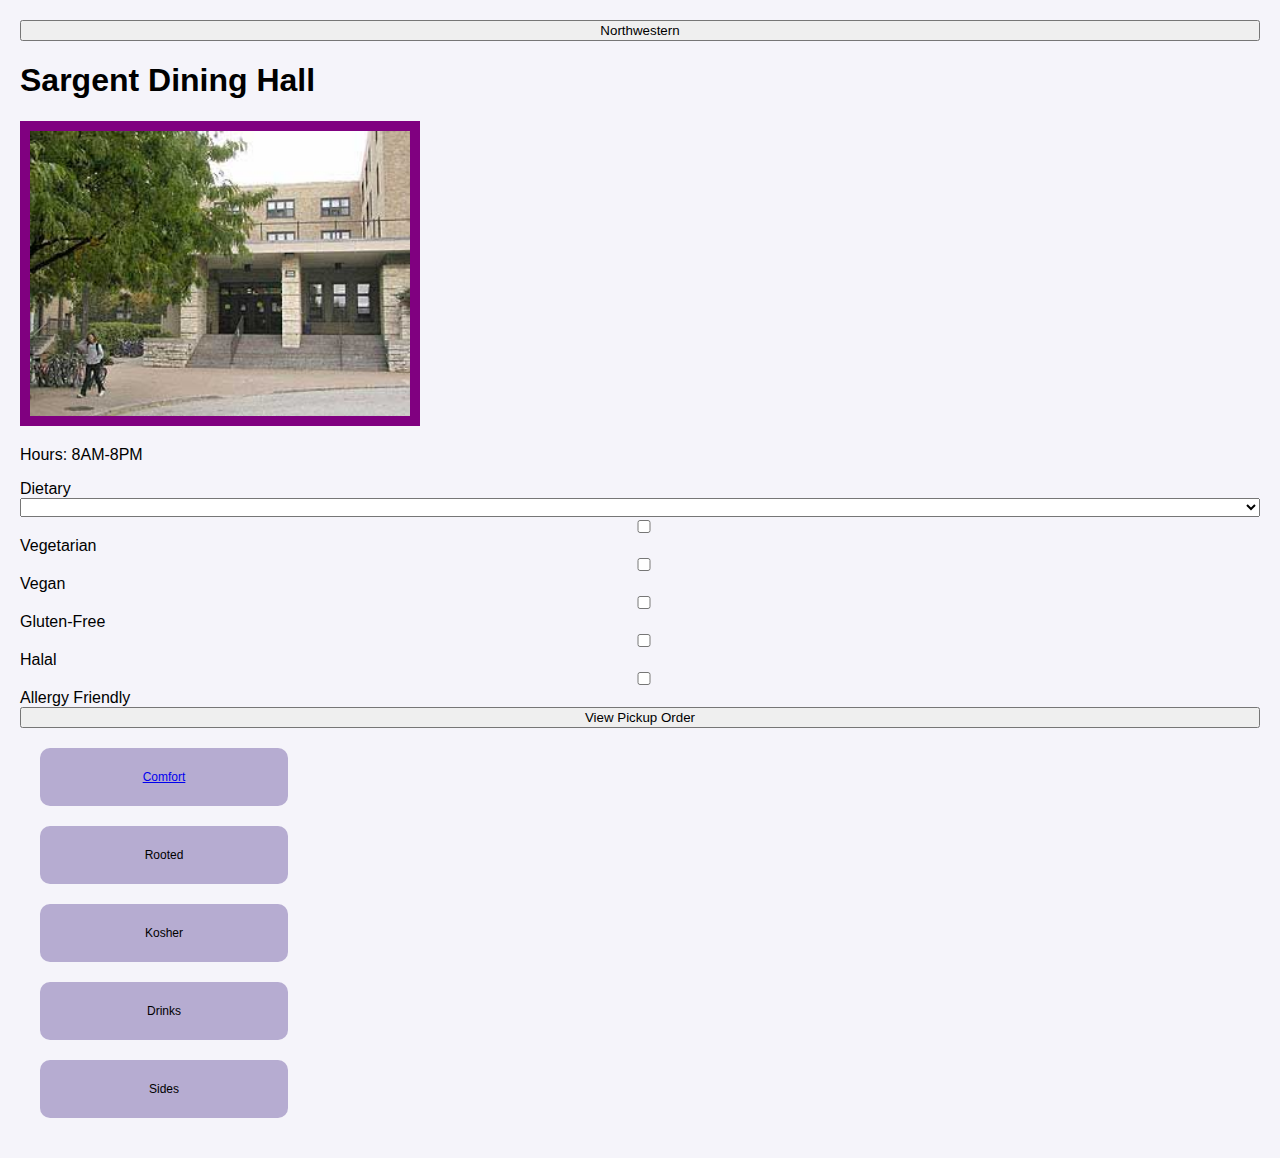
<file: Final/indexsargent.html>
<!DOCTYPE html>
<html lang="en" >
  <head>
    <meta charset="UTF-8">
      <title>Sargent Dining Hall</title>
      <link rel="stylesheet" href="css/sargentstyle.css">
      <meta name="viewport" content="width=device-width, initial-scale=1.0">
  </head>

  <body>

    <!-- pretty sure this is not how you should do it
    <div class="parent">
      <a href="index.html">
        <img class = "button" src="backbutton.png" />
      </a>
      <img class= "dininghall" src='133.jpg'/>
    </div> -->


    <header>
      <section class="homebutton">
        <a href="index.html"><button>Northwestern</button></a>
      </section>

      <section class="header1">
        <h1>Sargent Dining Hall</h1>
      </section>

      <img class= "dininghall" src='images/133.jpg'/>

      <nav>
        <form>
          <p>Hours: 8AM-8PM</p>
            <!-- Dietary -->
          <label for = "selectlist"> Dietary </label>
          <select id="selectlist" name="selectlist" >
            <span onclick="document.getElementById('selectlist').style.display='block'">

              <input id="vegetarian" name="vegetarian"
                type="checkbox" value="vegetarian">
              <label for="vegetarian"> Vegetarian</label><br>

              <input id="vegan" name="vegan"
              type="checkbox" value="vegan">
              <label for="vegan"> Vegan</label><br>

              <input id="gluten-free" name="gluten-free"
              type="checkbox" value="gluten-free">
              <label for="gluten-free"> Gluten-Free</label><br>

              <input id="halal" name="halal"
              type="checkbox" value="halal">
              <label for="halal"> Halal</label><br>

              <input id="allergy friendly" name="allergy friendly"
              type="checkbox" value="allergy friendly">
              <label for="Allergy Friendly"> Allergy Friendly</label><br>
          </select>
        </form>
         <a href="pickuporder.html"><button> View Pickup Order </button></a>
      </nav>
    </header>

      <div class="sargentstations">
          <!-- card 1 -->
          <a href="comfortstation.html">
            <article class="stations">
               <p>Comfort</p>
            </article>
          </a>

          <!-- card 2 -->
          <article class="stations">
             <p>Rooted</p>
          </article>

          <!-- card 3 -->
          <article class="stations">
             <p>Kosher</p>
          </article>

          <!-- card 4 -->
          <article class="stations">
             <p>Drinks</p>
          </article>

          <!-- card 5 -->
          <article class="stations">
             <p>Sides</p>
          </article>
      </div>


  </body>
</html>
</file>
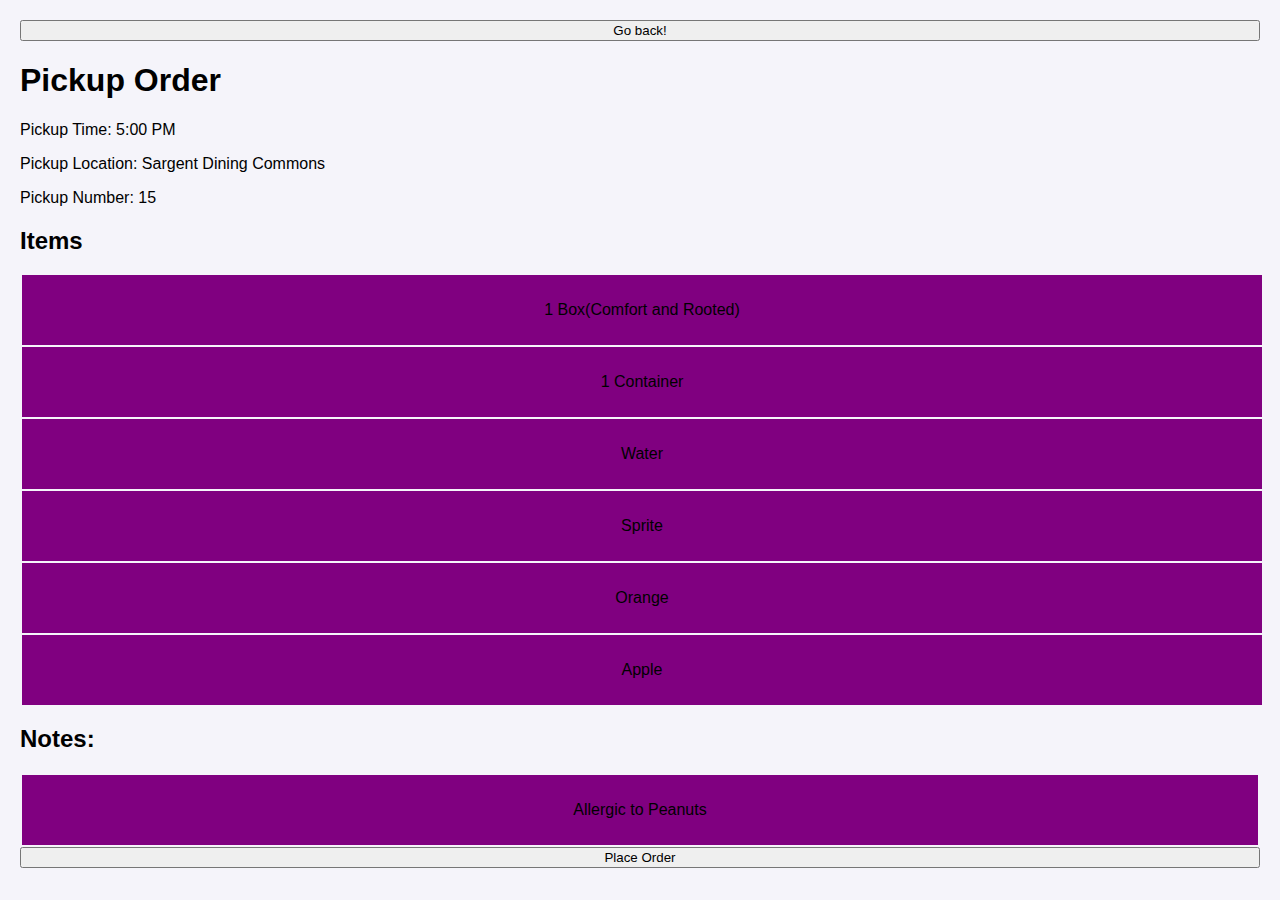
<file: Final/pickuporder.html>
<!DOCTYPE html>
<html lang="en" >
  <head>
    <meta charset="UTF-8">
    <title>Northwestern Online Ordering Application</title>
    <link rel="stylesheet" href="./indexstyle.css">
    <meta name="viewport" content="width=device-width, initial-scale=1.0">
    <meta name="description" content="An online ordering application
    for Northwestern Dining halls.">
    <!--you can use meta to create an homescreen phone icon -->
  </head>

  <body>
    <!-- partial:index.partial.html -->
    <!-- https://css-tricks.com/snippets/css/complete-guide-grid/ -->
    <header>
      <section class="homebutton">
        <form>
            <input id ="button" type="button" value="Go back!" onclick="history.back()">
        </form>
      </section>
       <!-- University Header -->
       <section class="header1">
          <h1>Pickup Order</h1>
          <p>Pickup Time: 5:00 PM </p>
          <p>Pickup Location: Sargent Dining Commons</p>
          <p>Pickup Number: 15</p>
       </section>
     </header>

    <main>
      <section class="section1">
         <!-- Near you menu -->
         <header class="header2">
            <h2>Items</h2>
         </header>

         <div class="items">

           <article class="item">
             <p> 1 Box(Comfort and Rooted)</p>
           </article>

           <article class="item">
             <p>1 Container</p>
           </article>

           <article class="item">
             <p>Water</p>
           </article>

           <article class="item">
             <p> Sprite</p>
           </article>

           <article class="item">
             <p> Orange</p>
           </article>

           <article class="item">
             <p>Apple</p>
           </article>

         </div>
        </section>

      <section class="section2">
       <!-- All Options Header -->
         <header class="header3">
            <h2>Notes:</h2>
         </header>

         <div class="container">
            <!-- card 1 -->
            <article class="note">
               <p>Allergic to Peanuts</p>
            </article>
        </div>
      </section>

      <button> Place Order</button>

    </main>
  </body>
</html>
</file>
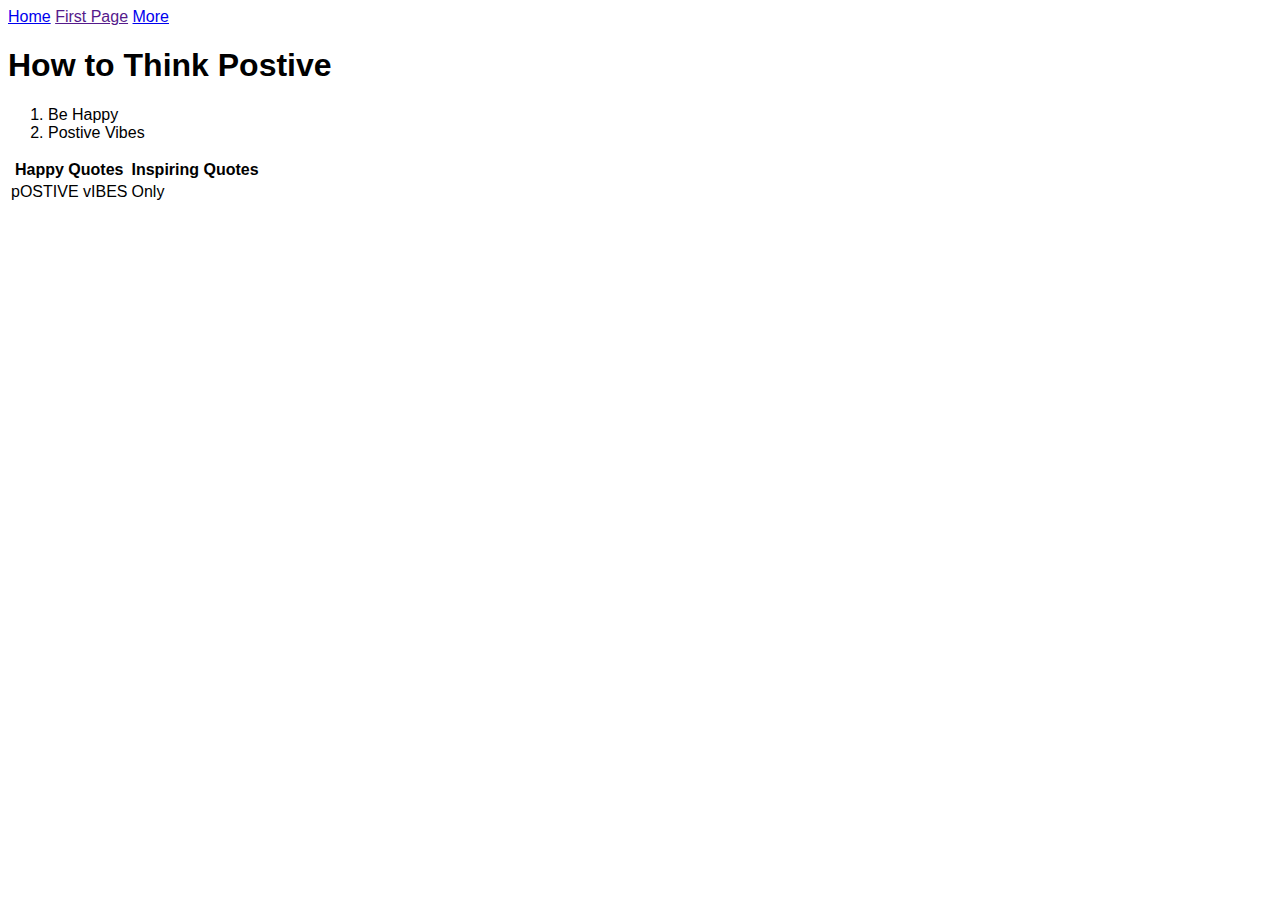
<file: tutorial01/page2.html>
<!DOCTYPE html>
<html lang="en">
   <head>
       <title>Page 2</title>
       <link rel="stylesheet" href="style.css">
   </head>
   <body>
     <div>
       <a href="index.html">Home</a>
       <a href="">First Page</a>
       <a target="_blank" href="https://www.healthline.com/health/how-to-think-positive">More</a>
    <div>
     <h1>How to Think Postive</h1>
     <ol>
       <li>Be Happy</li>
       <li>Postive Vibes</li>
      </ol>
      <table>
        <thread>
          <tr>
            <th>Happy Quotes</th>
            <th>Inspiring Quotes</th>
          </tr>
          </thread>
          <tbody>
            <tr>
              <td>pOSTIVE vIBES</td>
              <td>Only</td>
          </tr>
        </tbody>
      </table>


   </body>
</html>
</file>
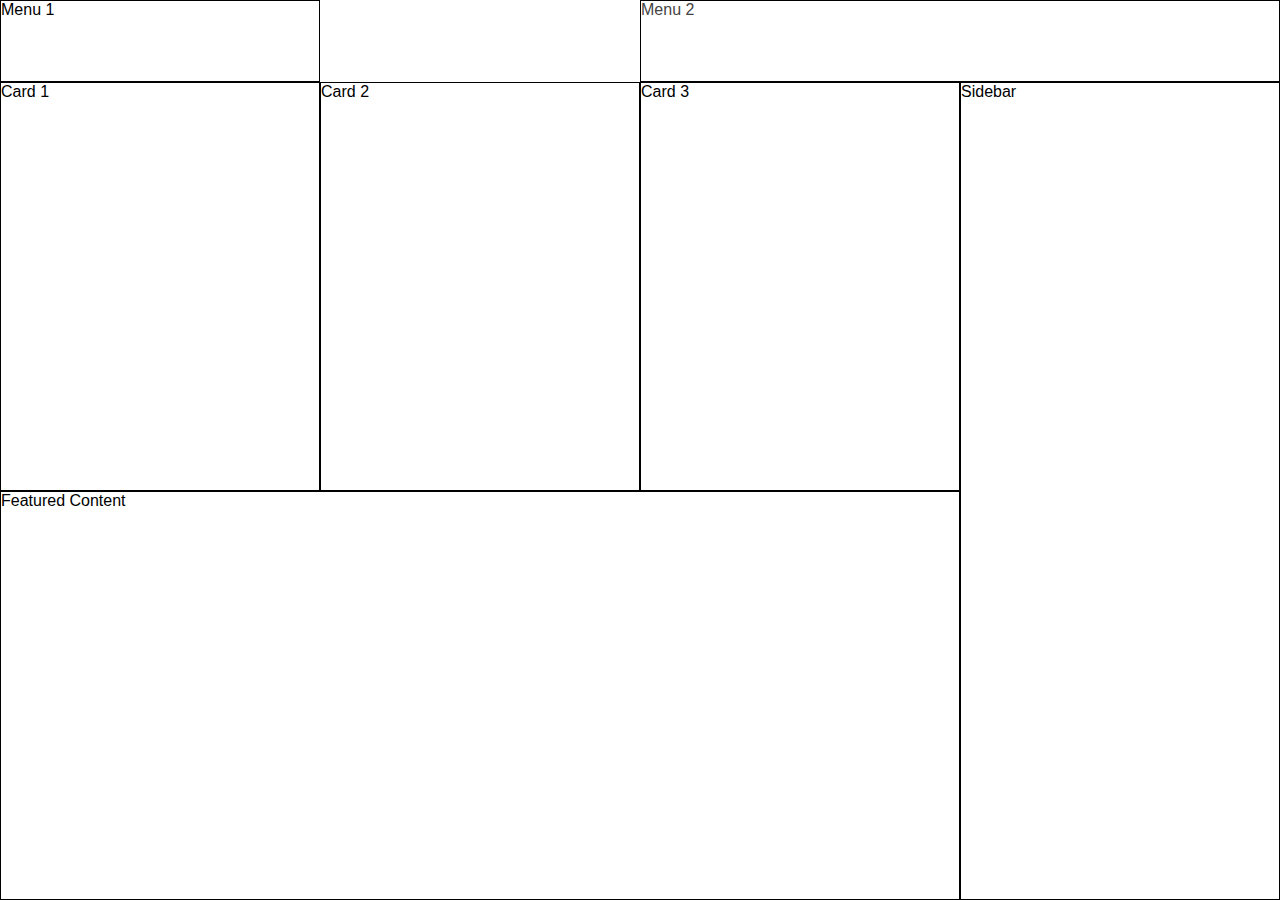
<file: tutorial03/hints/hint_1.html>
<!DOCTYPE html>
<html lang="en" >
<head>
    <meta charset="UTF-8">
    <title>Tutorial 03: Solutions</title>
    <link rel="stylesheet" href="hint_1.css">
    <meta name="viewport" content="width=device-width, initial-scale=1.0">
</head>
<body>
<!-- partial:index.partial.html -->
<!-- https://css-tricks.com/snippets/css/complete-guide-grid/ -->
<div class="container">
   <!-- left menu -->
   <section class="menu1">
      Menu 1
   </section>

   <!-- right menu -->
   <section class="menu2">
      Menu 2
   </section>

   <!-- card 1 -->
   <article class="card1">
      Card 1
   </article>

   <!-- card 2 -->
   <article class="card2">
      Card 2
   </article>

   <!-- card 3 -->
   <article class="card3">
      Card 3
   </article>

   <!-- main content on bottom -->
   <main class="main">
      Featured Content
   </main>

   <!-- right navigation bar -->
   <aside class="aside">
      Sidebar
   </aside>
</div>
<!-- partial -->
  
</body>
</html>
</file>
<file: Final/css/indexstyle.css>
/*Edit fonts, use Google fonts using Caveat*/
/* light pink: #F5F4FA */
/*Global Styles
------------------------------*/
html {
  box-sizing: border-box;
}

*, *:before, *:after  {
  box-sizing: inherit;
}

body {
   background-color: white;
   margin: 0;
   padding: 0;
   /* font-family: sans-serif; */
   font-size: 15px;
   line-height: 1.5;
}

img {
  background-size: cover;
  width: 150px;
  height: 150px;
  border-radius: 5%;
}

.header1 {
  color: #4E2A84;
  margin:0px;
  text-align: center;
  font-weight: bold;
  font-size: 40px;
}

.header2, .header3 {
  margin:10px;
  color: #716C6B;
}

.container {
  display: flex;
  flex-direction: row;
  flex-wrap: wrap;
}

article {
  background-color: purple;
  padding: 10px;
  text-align: center;
  margin: 2px;
  /* display: flex;
  justify-content: center;
  align-items: center; */
}

.card {
  width: 20%;
  font-size: 12px;
  border-radius: 10px;
  background-color: #B6ACD1;
  margin: 20px;
}

.card:hover {
  background-color: pink;
}

/*Header Styles
------------------------------*/

/*Section1 Styles
------------------------------*/
div.scrollmenu {
  background-color: #836EAA;
  overflow: auto;
  white-space: nowrap;
}

div.scrollmenu .card{
  display: inline-block;
  color: white;
  text-align:center;
  padding:14px;
  margin:10px;
  width: 200px;
  background-color: #B6ACD1;
  border-radius: 10px;
}

/*Section2 Styles
------------------------------*/
/* should I use a float to organize the cards? */
.container .card {
  padding-bottom: 30px;
}

/*Responsive Styles
------------------------------*/

/* @media screen and (max-width: 1200px) {
  .card{
    width: 33.33%;
    padding: 10px;
  }

  @media screen and (max-width: 700px) {

    .card{
      width: 50%;
      padding: 10px;
    } */
</file>
<file: homework1/css/styles.css>
/* Global styles
https://coolors.co/3a4660-ed8a63-845007-c9af98
#3A4660: dark blue
#BD8C7D: middle red
#f7fff7: mint white
------------------------------------*/
html {
    box-sizing: border-box;
    /* background: #EEE; */
}
*, *:before, *:after {
    box-sizing: inherit;
}

body{
  color: #3A4660;
  margin: 10;
  padding: 10;
  font-family: 'Raleway',sans-serif;
  font-size: 15px;
  line-height: 2;
}

a {
  color: #3A4660;
}

h1{
  font-size: 100px;
  line-height: 1;
  color: #f7fff7;
}

h2 {
  font-size: 50px;
  color: #3A4660;
}

p1 {
  color: #3A4660;
}

h1, h2 {
  font-family: 'Raleway', cursive;
  font-weight: 400;
  margin: 10px;
  text-align: center;
}

h3 {
  text-align: center;
}
h5 {
  font-family: 'Raleway', cursive;
  font-weight: 500;
  font-size: 40px;
  margin: 10px;
  text-align: center;
  color: #f7fff7;
}

ul {
  text-align: left;
  margin: 0;
  padding: 0;
}

.links{
  text-align:center;
}

main {
  background: #f7fff7;
}
header {
  background: #BD8C7D;
}

.featured-projects {
  background: #F7FFF7;
  max-width: 800px;
  width: 65%;
  margin: 0 auto;
  padding: 20px 0;

}

.work-experience {
  background: #F7FFF7;
  max-width: 800px;
  width: 65%;
  margin: 0 auto;
  padding: 20px 0;

}

.education {
  background: #F7FFF7;
  max-width: 800px;
  width: 65%;
  margin: 0 auto;
  padding: 10px 0;

}

footer {
  background:#BD8C7D;
}
</file>
<file: homework3/css/gallery.css>
body {
    height:100%;
    margin:0;
    padding:0;
}
body * {
    box-sizing: border-box;
}

.cards {
    display: flex;
    flex-wrap: wrap;
    height: 100vh;
    margin: 0;
    padding: 0;
    padding-left: 20px;
    padding-bottom: 20px;
}

.card {
    width: calc(25% - 20px);
    height: calc(25% - 20px);
    min-height: 120px;
    background-size: cover;
    background-position: center;
    cursor: pointer;
    margin-right: 20px;
    margin-top: 20px;
}
.image:hover {
    opacity: 0.7;
}

/* Media Queries */
@media (max-width: 900px) {
    main .card { 
        width: calc(50% - 20px);
        height: calc(50vh - 20px);
    }
}

@media (max-width: 550px) {
    main .card { 
        width: calc(100% - 20px);
        height: 70vh;
    }
}
</file>
<file: homework3/css/carousel.css>
.featured_image {
    width: 100%;
    height: 100%;
    background-size: cover;
    background-position: center;
    cursor: pointer;
}


.next, .prev, .close {
    position: absolute;
    font-size: 2.5em;
    color: white;
    border-width: 0px;
    padding-bottom: 5px;
}
.close {
    background: none;
    top: 0vh;
    line-height: 1em;
    right: 0vh;
}
.next, .prev {
    background: rgba(255,255,255,0.2);
    border-radius: 60px;
    width: 60px;
    height: 60px;
}
.next:hover, .prev:hover, .close:hover {
    background: rgba(255,255,255,0.4);
}
.prev {
    top: 45vh;
    left: 2vw;
}
.next {
    top: 45vh;
    right: 2vw;
}
.preview {
    width: 100vw;
    height: 100vh;
    display: none;
    align-items: center;
    justify-content: center;
}
.preview.active {
    position: absolute;
    top: 0px;
    left: 0px;
    display: flex;
    background: rgba(255, 255, 255, 1);
}
</file>
<file: tutorial01/style.css>
body {
    font-family: Arial, Helvetica, sans-serif;
}
</file>
<file: tutorial03/style.css>
body * {
   width: 100%;
   box-sizing: border-box;
   font-family: 'Arial';
}
body {
   margin: 0;
   padding: 20px;
}
.container {
   color: white;
   display: grid;
   grid-template-columns: 1fr 1fr 1fr 1fr;
   grid-template-rows: 0.2fr 1fr 1fr;
   grid-template-areas:
      "a . b b"
      "c d e f"
      "g g g f";
   min-height: 100vh;
   grid-row-gap: 20px;
   grid-column-gap: 20px;
}
article, aside, section, main {
   display: flex;
   justify-content: center;
   align-items: center;
   border: solid 1px #000;
}

.menu1 {
   grid-area: a;
   background: #de0a7e;
}

.menu2 {
   grid-area: b;
   background: yellow;
   color: #444;
}

article {  background: #00a4cf; }
.card1 { grid-area: c; }
.card2 { grid-area: d; }
.card3 { grid-area: e; }

main {
   grid-area: g;
   background: #00a4cf;
}
aside {
   grid-area: f;
   background: #36353a;
}

@media (max-width: 900px) {
    .container {
       grid-template-columns: 1fr 1fr;
       grid-template-rows: 1.5fr 2fr 5fr 5fr 5fr;
       grid-template-areas:
          "a b"
          "f f"
          "c d"
          "e e"
          "g g";
    }
}


@media (max-width: 600px) {
   .container {
      grid-template-columns: 1fr 1fr;
      grid-template-rows: auto;
      grid-template-areas:
         "a ."
         "b b"
         "c c"
         "d d"
         "e e"
         "g g";
   }
   .menu1, .menu2 { min-height: 40px; }
   article, main { min-height: 30vh; }
   aside { display: none; }
}
</file>
<file: homework2/01_cssgrid/layout.css>
* {
    box-sizing: border-box;
    /* color: white; */
    font-family: Arial;
    font-size: 1.1em;
}

body {
    display: grid;
    overflow: hidden;
    margin: 0px;

    grid-template-columns:250px auto;
    grid-template-rows: calc(100vh - 100px) 100px;
    grid-template-areas:
    "left primary"
    "bottom bottom";
    height: 100vh;
    background-color: black;
    color: white;
}

aside, footer, header, nav, #featured-content {
  display: flex;
  align-items: center;
  justify-content: center;
  border: dotted 1px white;
  padding: 10px;
}

aside {
  grid-area: left;
}

main {
  grid-area: primary;
  overflow-y: scroll;
  z-index: 1000;

}

footer {
  grid-area: bottom;


}

header {
  position: fixed;
  width: calc(100vw - 250px);
  height: 70px;
  background-color: black;

}

nav {
  margin-top: 70px;
  height: 100px;

}

#featured-content {
  min-height: 100vh;
  align-items: flex-start;

}

@media screen and (max-width: 800px) {
  body {
      grid-template-columns:auto;
      grid-template-areas:
        "primary"
        "bottom";
  }
  aside {
    display: none;
  }
  header {
    width: 100vw;
    background-color: teal;

  }
}
</file>
<file: homework2/02_flexbox/css/gallery.css>
body {
    height:100%;
    margin:0;
    padding:0;
    font-family: Arial;
}
body * {
    box-sizing: border-box;
}
main {
    display: grid;
    grid-template-columns: 1fr;
    grid-template-rows: 60px calc(100vh - 60px);
    grid-template-areas:
       "menu"
       "gallery";
    height: 100vh;
}
nav {
    grid-area: menu;
}
.content {
    grid-area: gallery;
}

/**************/
/* NAVIGATION */
/**************/
nav {
    grid-area: menu;
    background: #222;
    position: fixed;
    width: 100%;
    height: 60px;
    line-height: 60px;
    color: white;
    z-index: 101;
    padding: 10px;
}
nav h1 {
    color: white;
    margin: 0px;
    line-height: 40px;
}

.cards {
    padding-top: 100px;
    display: flex;
    flex-wrap: wrap;
}

.card {
  width: 20%;
  padding: 10px;

}

.card > div{
  border: solid 1px #CCC;
  padding: 10px;
  border-radius: 5px;
}

.image-div {
  background-size: cover;
  width: 100%;
  height: 250px;
}

.caption {
  margin-top: 15px;
  margin-bottom: 15px;
  color: %999;
  display: flex;
  justify-content: center;
}

.card:hover > div {
  border: solid 1px black;
}

.card:hover > .image-div {
  opacity: 0.8;
}
.card:hover > .caption {
  color: black;
}

@media screen and (max-width:1200px) {
  .card{
    width: 33.33%;
    padding: 10px;
  }
}

@media screen and (max-width:1200px) {
  .card{
    width: 33.33%;
    padding: 10px;
  }
  .image-div {
    height: 350px;
  }

  @media screen and (max-width:700px) {
    .card{
      width: 50%;
    }
    .image-div {
      height: 450px;
    }
}
</file>
<file: Final/css/sargentstyle.css>
/*Global Styles
------------------------------*/

/*Header Styles
------------------------------*/

/*Stations Styles
------------------------------*/
html {
   background-color: #F5F4FA;
}
body * {
   width: 100%;
   box-sizing: border-box;
   font-family: 'Arial';
}
body {
   margin: 0;
   padding: 20px;
}

header img {
  max-width: 400px;
  padding: 10px;
  background-color: purple;
}

.parent{
  position: relative;
  top:0;
  left:0;
}

img .dininghall{
  position: relative;
  top:0;
  left:0;
}

img .button {
  position: absolute;
  top: 30px;
  left: 30px;
}

.card:hover {
  background-color: pink;
}


 /* .menu1 {
  color: #4E2A84;
  margin:10px;
  text-align: center;
  font-weight: bold;
  font-size: 40px;
} */

 .menu2 {
  margin:10px;
  color: #716C6B;
  justify-content: center;
  align-items: center;
}

article {
  background-color: purple;
  padding: 10px;
  text-align: center;
  margin: 2px;
  display: flex;
  justify-content: center;
  align-items: center;
}

.container {
  display: flex;
  flex-direction: row;
  flex-wrap: wrap;
}

.stations {
  width: 20%;
  font-size: 12px;
  border-radius: 10px;
  background-color: #B6ACD1;
  margin: 20px;
  text-align:center;
}

footer {
  color: white;
  background-color: black;
  width: 100%
  justify-content: center;
  align-items: center;
}

@media screen and (max-width: 1200px) {
  .card{
    width: 33.33%;
    padding: 10px;
  }

  @media screen and (max-width: 700px) {

    .card{
      width: 50%;
      padding: 10px;
    }
</file>
<file: Final/indexstyle.css>
html {
   background-color: #F5F4FA;
}
body * {
   width: 100%;
   box-sizing: border-box;
   font-family: 'Arial';
}
body {
   margin: 0;
   padding: 20px;
}

div.scrollmenu {
  background-color: #836EAA;
  overflow: auto;
  white-space: nowrap;
}

div.scrollmenu .card{
  display: inline-block;
  color: white;
  text-align:center;
  padding:14px;
  margin:10px;
  width: 200px;
  background-color: #B6ACD1;
  border-radius: 10px;
}

div.scrollmenu .card:hover {
  background-color: pink;
}

.card:hover {
  background-color: pink;
}

.menu1 {
  color: #4E2A84;
  margin:10px;
  text-align: center;
  font-weight: bold;
  font-size: 40px;
}

.menu2, .menu3 {
  margin:10px;
  color: #716C6B;
}

article {
  background-color: purple;
  padding: 10px;
  text-align: center;
  margin: 2px;
  display: flex;
  justify-content: center;
  align-items: center;
}

.container {
  display: flex;
  flex-direction: row;
  flex-wrap: wrap;
}

.card {
  width: 20%;
  font-size: 12px;
  border-radius: 10px;
  background-color: #B6ACD1;

}

@media screen and (max-width: 1200px) {
  .card{
    width: 33.33%;
    padding: 10px;
  }

  @media screen and (max-width: 700px) {

    .card{
      width: 50%;
      padding: 10px;
    }
</file>
<file: tutorial03/hints/hint_1.css>
/**********************************************************/
/* Hint 1: Layout the Grid and assign boxes to grid-areas */
/**********************************************************/
body * {
    width: 100%;
    box-sizing: border-box;
 }
 body {
    margin: 0;
    font-family: 'Arial';
 }
 .container {
    display: grid;
    grid-template-columns: 1fr 1fr 1fr 1fr;
    grid-template-rows: 0.2fr 1fr 1fr;
    grid-template-areas:
       "a . b b"
       "c d e f"
       "g g g f";
    min-height: 100vh;
 }
 article, aside, section, main {
    border: solid 1px #000;
 }
 
 .menu1 {
    grid-area: a;
 }
 
 .menu2 {
    grid-area: b;
    color: #444;
 }
 
 .card1 { grid-area: c; }
 .card2 { grid-area: d; }
 .card3 { grid-area: e; }
 
 main { 
    grid-area: g;
 }
 aside { 
    grid-area: f;
 }
</file>
